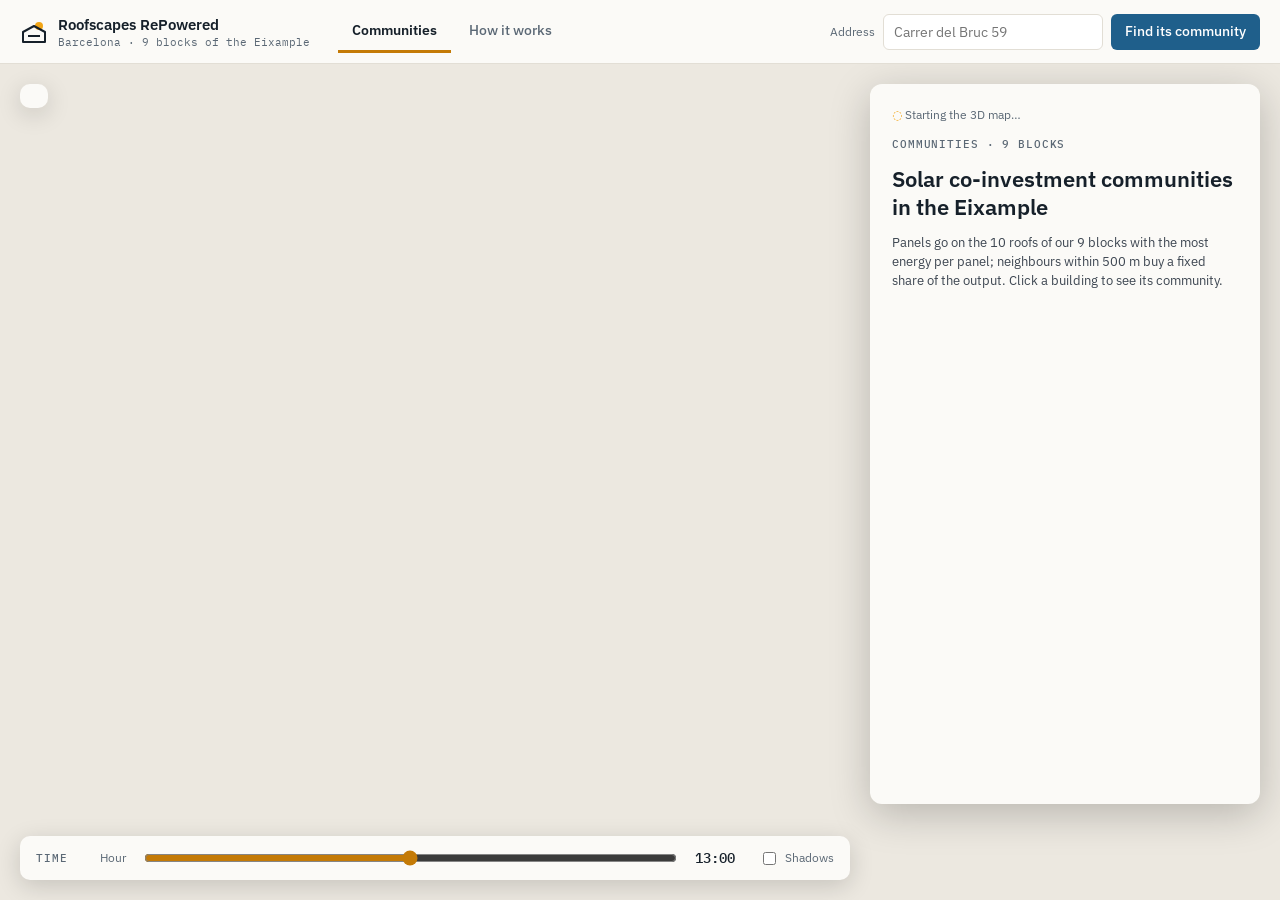
<file: website/index.html>
<!doctype html>
<html lang="en">
<head>
  <meta charset="utf-8">
  <meta name="viewport" content="width=device-width, initial-scale=1">
  <title>Roofscapes RePowered</title>
  <link rel="preconnect" href="https://fonts.googleapis.com">
  <link href="https://fonts.googleapis.com/css2?family=IBM+Plex+Mono:wght@400;500&family=IBM+Plex+Sans:wght@400;500;600&display=swap" rel="stylesheet">
  <link rel="stylesheet" href="https://js.arcgis.com/4.31/esri/themes/light/main.css">
  <link rel="stylesheet" href="style.css">
</head>
<body data-tab="communities">
  <header id="topbar" class="topbar">
    <div class="brand">
      <svg width="28" height="28" viewBox="0 0 28 28" aria-hidden="true"><circle cx="19" cy="8" r="4" fill="#f2a516"></circle><path d="M3 24 L3 14 L14 8 L25 14 L25 24 Z" fill="none" stroke="currentColor" stroke-width="2" stroke-linejoin="round"></path><path d="M8 18 H20" stroke="currentColor" stroke-width="2"></path></svg>
      <div>
        <p class="brand-name">Roofscapes RePowered</p>
        <p class="brand-sub">Barcelona · 9 blocks of the Eixample</p>
      </div>
    </div>
    <nav class="tabs" role="tablist" aria-label="Screens">
      <button type="button" role="tab" data-tab="communities" aria-selected="true">Communities</button>
      <button type="button" role="tab" data-tab="method" aria-selected="false">How it works</button>
    </nav>
    <form id="search" class="search" role="search">
      <label for="search-input">Address</label>
      <input id="search-input" type="text" placeholder="Carrer del Bruc 59" autocomplete="street-address">
      <button type="submit">Find its community</button>
    </form>
  </header>

  <div id="map" aria-label="3D map of Barcelona (Ajuntament de Barcelona model)"></div>
  <div id="veil" hidden></div>

  <aside id="legend" class="legend card" aria-label="Map colours"></aside>

  <aside id="panel" class="card">
    <p id="status" class="status" data-kind="loading">Starting the 3D map…</p>

    <!-- all communities -->
    <section id="overview" class="view" aria-labelledby="overview-title">
      <p class="eyebrow">Communities · 9 blocks</p>
      <h1 id="overview-title">Solar co-investment communities in the Eixample</h1>
      <p class="text">Panels go on the 10 roofs of our 9 blocks with the most energy per panel; neighbours within 500 m buy a fixed share of the output. Click a building to see its community.</p>
      <div id="c-picked" class="picked" hidden></div>
      <p id="c-source" class="source-tag"></p>
      <div id="c-table" class="c-table"></div>
      <p id="c-foot" class="note"></p>
    </section>

    <!-- one community -->
    <section id="group" class="view" aria-labelledby="group-title" hidden>
      <button id="gv-back" type="button" class="back">All communities</button>
      <p class="group-head"><i id="gv-dot" class="dot"></i><span id="gv-eyebrow" class="eyebrow"></span></p>
      <h1 id="group-title"></h1>
      <div id="gv-picked" class="picked" hidden></div>
      <p id="gv-source" class="source-tag"></p>
      <div class="hero">
        <span id="gv-energy" class="big">–</span>
        <span class="unit">MWh a year</span>
      </div>
      <p id="gv-note" class="note"></p>
      <dl class="tiles">
        <div><dt>Panels on the host roof</dt><dd id="gv-kwp">–</dd></div>
        <div><dt>kWh per kWp</dt><dd id="gv-yield">–</dd></div>
        <div><dt>Buildings</dt><dd id="gv-buildings">–</dd></div>
        <div><dt>Flats + offices/schools joining</dt><dd id="gv-members">–</dd></div>
        <div><dt>Payback</dt><dd id="gv-payback">–</dd></div>
        <div hidden><dt>Number of panels</dt><dd id="gv-panels">–</dd></div>
        <div hidden><dt>Investment</dt><dd id="gv-cost">–</dd></div>
        <div hidden><dt>Saving</dt><dd id="gv-saving">–</dd></div>
        <div hidden><dt>Used on the spot</dt><dd id="gv-spot">–</dd></div>
      </dl>
      <ul id="gv-flags" class="flags"></ul>
      <div>
        <p class="subhead">Who co-invests <span class="subnote">· click one to see it on the map</span></p>
        <ul id="gv-list" class="member-list"></ul>
      </div>
      <p id="gv-explain" class="note"></p>
    </section>
  </aside>

  <!-- HOW IT WORKS -->
  <section id="story" aria-labelledby="story-title" hidden>
    <div class="problem">
      <p class="eyebrow light">The problem</p>
      <h1 id="story-title">Barcelona generates 6,199 GWh a year, about 93% of what it uses. Only 1.2% of it is renewable.</h1>
      <p>Our tool finds the roofs that make the most energy per panel, puts the panels there, and lets the neighbours within 500 m co-invest and buy a fixed share of the output. Source: Barcelona Energy Observatory.</p>
    </div>
    <ol class="steps">
      <li class="step">
        <p class="step-n">Step 1</p>
        <h2>Find the building</h2>
        <div class="step-pic">
          <svg width="140" height="120" viewBox="0 0 140 120" aria-hidden="true"><path d="M30 20 H110 L120 30 V90 L110 100 H30 L20 90 V30 Z" fill="#e7b9ab" stroke="#9e5243" stroke-width="2"></path><path d="M48 40 H92 L100 48 V72 L92 80 H48 L40 72 V48 Z" fill="#efe9de" stroke="#9e5243" stroke-width="2"></path><path d="M70 20 V40 M70 80 V100 M20 60 H40 M100 60 H120" stroke="#9e5243" stroke-width="1.2" stroke-dasharray="3 3"></path><circle cx="110" cy="30" r="6" fill="#1f5f8b"></circle></svg>
        </div>
        <p>Every plot of the 9 blocks from Catastro: its outline, age, floors and homes, and whether the roof is flat.</p>
        <p class="step-src">Catastro · ICGC LiDAR</p>
      </li>
      <li class="step">
        <p class="step-n">Step 2</p>
        <h2>Read the roof</h2>
        <div class="step-trio">
          <img src="img/lluria56_photo.png" alt="Aerial photo of the roof of Roger de Llúria 56">
          <img src="img/lluria56_height.png" alt="LiDAR height map of the same roof: green is the main roof level, red the stair housings">
          <img src="img/lluria56_preview.png" alt="The roof read by step 2: green free roof, red obstacles, yellow where panels fit">
        </div>
        <p>Photo, LiDAR height, reading. Everything that sticks out of the roof (stairs, tanks, AC units) is a place where panels cannot go.</p>
        <p class="ai-tag">AI: U-Net with a ResNet-34 encoder (pretrained on ImageNet), fine-tuned on our labelled roofs · training next</p>
        <p class="step-src">ICGC LiDAR · ICGC orthophoto · Roger de Llúria 56</p>
      </li>
      <li class="step">
        <p class="step-n">Step 3</p>
        <h2>Place the panels</h2>
        <div class="step-pic"><img src="img/bruc59_panels.png" alt="Panel layout on the roof of Carrer del Bruc 59: rows of panels coloured from dark blue (most shade) to orange (least shade)"></div>
        <p>Rows of 1.76 × 1.13 m panels on the usable roof, tilted 10° towards the side closest to south, spaced so they don't shade each other in winter.</p>
        <p class="step-src">Our layout · Carrer del Bruc 59</p>
      </li>
      <li class="step">
        <p class="step-n">Step 4</p>
        <h2>Shade and energy</h2>
        <div class="step-pic step-bars" aria-hidden="true">
          <div class="mini-bars"><span style="--h:31%"></span><span style="--h:46%"></span><span style="--h:62%"></span><span style="--h:74%"></span><span style="--h:97%"></span><span style="--h:96%"></span><span style="--h:100%"></span><span style="--h:88%"></span><span style="--h:63%"></span><span style="--h:33%"></span><span style="--h:32%"></span><span style="--h:28%"></span></div>
          <span>Bruc 59 · 19,463 kWh a year</span>
        </div>
        <p>Every hour of a typical year, with shade from neighbours, trees and rooftop structures. Panels that lose more than 40% of their sun are left out.</p>
        <p class="step-src">PVGIS · ICGC LiDAR (150 m around)</p>
      </li>
      <li class="step">
        <p class="step-n">Step 5</p>
        <h2>Communities</h2>
        <div class="step-pic">
          <svg width="160" height="120" viewBox="0 0 160 120" aria-hidden="true"><g fill="none" stroke="#1f77b4" stroke-width="2" stroke-linecap="round"><path d="M80 60 L36 28"></path><path d="M80 60 L128 30"></path><path d="M80 60 L34 96"></path><path d="M80 60 L130 94"></path></g><g fill="#86b4d9"><rect x="24" y="18" width="24" height="20"></rect><rect x="116" y="20" width="24" height="20"></rect><rect x="22" y="86" width="24" height="20"></rect><rect x="118" y="84" width="24" height="20"></rect></g><rect x="64" y="46" width="32" height="28" fill="#1f77b4" stroke="#16202a" stroke-width="3"></rect><circle cx="80" cy="60" r="8" fill="#ffffff" stroke="#16202a" stroke-width="1.5"></circle><text x="80" y="64" font-family="IBM Plex Mono, monospace" font-size="10" text-anchor="middle" fill="#16202a">1</text></svg>
        </div>
        <p>Panels go on the 10 roofs with the most energy per panel. Neighbours within 500 m co-invest and buy a fixed share of the output: flats (40% assumed to join), offices and schools.</p>
        <p class="step-src">Catastro · Open Data BCN · RD 244/2019</p>
      </li>
    </ol>
  </section>

  <div id="timebar" class="timebar card">
    <span class="eyebrow">Time</span>
    <div id="t-months" class="months-pick" role="group" aria-label="Month"></div>
    <label for="t-hour">Hour</label>
    <input id="t-hour" type="range" min="5" max="21" step="1" value="13">
    <span id="t-hour-out" class="hour-out">13:00</span>
    <label class="check"><input id="t-shadows" type="checkbox"> Shadows</label>
  </div>

  <script src="config.js"></script>
  <script src="solar.js"></script>
  <script src="https://js.arcgis.com/4.31/"></script>
  <script src="app.js"></script>
</body>
</html>
</file>
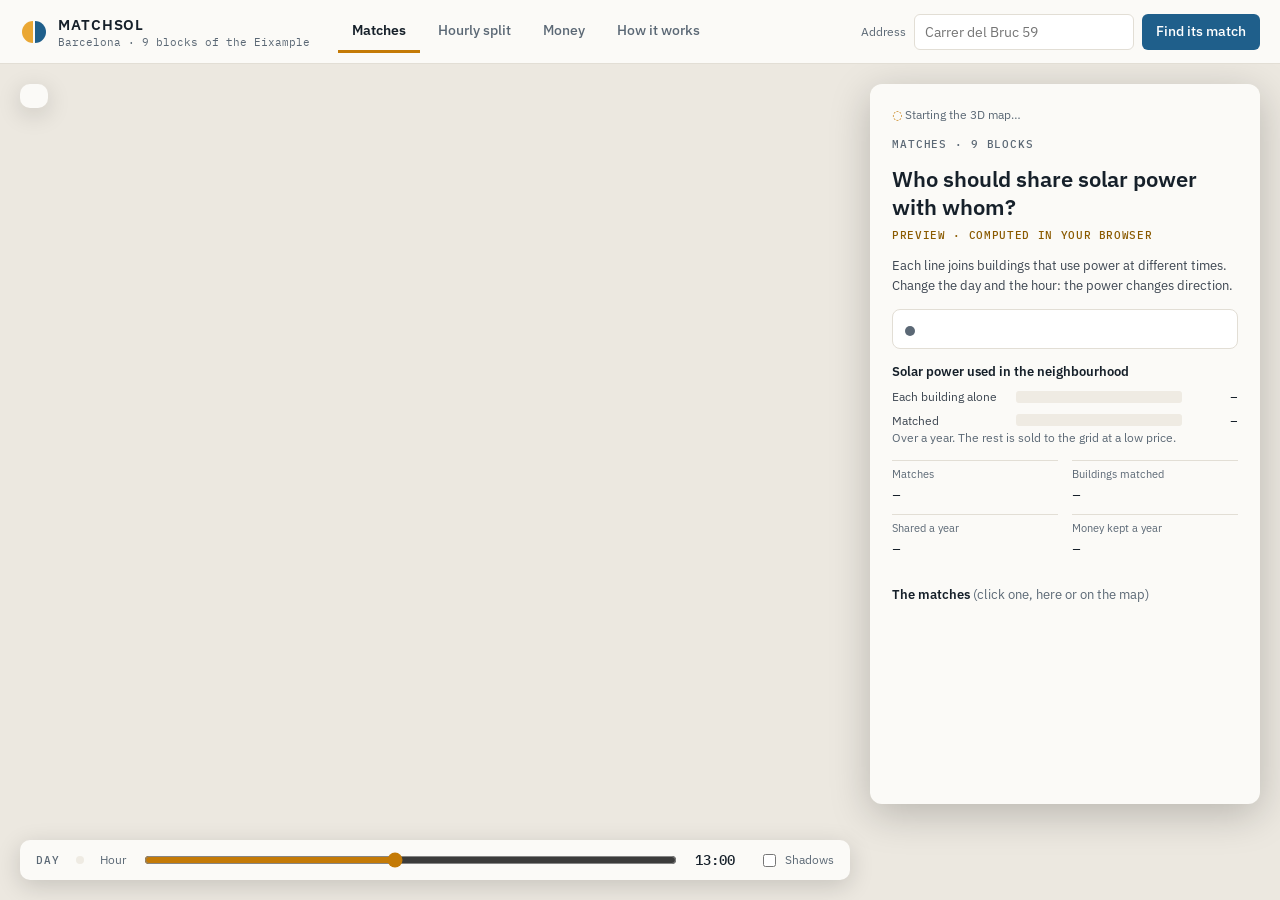
<file: website_matchsol/index.html>
<!doctype html>
<html lang="en">
<head>
  <meta charset="utf-8">
  <meta name="viewport" content="width=device-width, initial-scale=1">
  <title>MATCHSOL (hourly version)</title>
  <link rel="preconnect" href="https://fonts.googleapis.com">
  <link href="https://fonts.googleapis.com/css2?family=IBM+Plex+Mono:wght@400;500&family=IBM+Plex+Sans:wght@400;500;600&display=swap" rel="stylesheet">
  <link rel="stylesheet" href="https://js.arcgis.com/4.31/esri/themes/light/main.css">
  <link rel="stylesheet" href="style.css">
</head>
<body data-tab="matches">
  <header id="topbar" class="topbar">
    <div class="brand">
      <svg width="28" height="28" viewBox="0 0 28 28" aria-hidden="true"><path d="M13 3 A11 11 0 0 0 13 25 Z" fill="#eaa733"></path><path d="M15 3 A11 11 0 0 1 15 25 Z" fill="#1f5f8b"></path></svg>
      <div>
        <p class="brand-name">MATCHSOL</p>
        <p class="brand-sub">Barcelona · 9 blocks of the Eixample</p>
      </div>
    </div>
    <nav class="tabs" role="tablist" aria-label="Screens">
      <button type="button" role="tab" data-tab="matches" aria-selected="true">Matches</button>
      <button type="button" role="tab" data-tab="split" aria-selected="false">Hourly split</button>
      <button type="button" role="tab" data-tab="money" aria-selected="false">Money</button>
      <button type="button" role="tab" data-tab="method" aria-selected="false">How it works</button>
    </nav>
    <form id="search" class="search" role="search">
      <label for="search-input">Address</label>
      <input id="search-input" type="text" placeholder="Carrer del Bruc 59" autocomplete="street-address">
      <button type="submit">Find its match</button>
    </form>
  </header>

  <div id="map" aria-label="3D map of Barcelona (Ajuntament de Barcelona model)"></div>
  <div id="veil" hidden></div>

  <aside id="legend" class="legend card" aria-label="Map colours"></aside>

  <!-- MATCHES: the panel on the right -->
  <aside id="panel" class="card">
    <p id="status" class="status" data-kind="loading">Starting the 3D map…</p>

    <section id="overview" class="view" aria-labelledby="overview-title">
      <p class="eyebrow">Matches · 9 blocks</p>
      <h1 id="overview-title">Who should share solar power with whom?</h1>
      <p class="source-tag" data-kind="preview">Preview · computed in your browser</p>
      <p class="text">Each line joins buildings that use power at different times. Change the day and the hour: the power changes direction.</p>
      <div class="now"><i id="o-now-dot"></i><p><b id="o-now-title"></b> <span id="o-now-text"></span></p></div>
      <div>
        <p class="subhead">Solar power used in the neighbourhood</p>
        <div class="bars">
          <span>Each building alone</span><span class="bar"><i id="o-alone-bar" class="grey"></i></span><b id="o-alone">–</b>
          <span>Matched</span><span class="bar"><i id="o-matched-bar"></i></span><b id="o-matched">–</b>
        </div>
        <p class="note">Over a year. The rest is sold to the grid at a low price.</p>
      </div>
      <dl class="tiles">
        <div><dt>Matches</dt><dd id="o-count">–</dd></div>
        <div><dt>Buildings matched</dt><dd id="o-buildings">–</dd></div>
        <div><dt>Shared a year</dt><dd id="o-shared">–</dd></div>
        <div><dt>Money kept a year</dt><dd id="o-money">–</dd></div>
      </dl>
      <p id="o-note" class="note"></p>
      <div>
        <p class="subhead">The matches <span class="subnote">(click one, here or on the map)</span></p>
        <div id="o-list" class="match-list"></div>
      </div>
    </section>

    <section id="match" class="view" aria-labelledby="match-title" hidden>
      <button id="m-back" type="button" class="back">All matches</button>
      <p class="match-head"><i id="m-dot" class="dot"></i><span id="m-eyebrow" class="eyebrow"></span></p>
      <h1 id="match-title"></h1>
      <p id="m-sub" class="text"></p>
      <div class="now"><i id="m-now-dot"></i><p id="m-now-text"></p></div>
      <div>
        <p id="m-chart-title" class="subhead"></p>
        <svg id="m-chart" viewBox="0 0 336 156" role="img"></svg>
        <div class="chart-key">
          <span><i class="sun"></i>Sun on the match's roofs</span>
          <span><i class="line home"></i>Homes use</span>
          <span><i class="line day"></i>School and office use</span>
        </div>
      </div>
      <div>
        <p class="subhead">Solar power used in the match, over a year</p>
        <div class="bars">
          <span>Each building alone</span><span class="bar"><i id="m-alone-bar" class="grey"></i></span><b id="m-alone">–</b>
          <span>Matched</span><span class="bar"><i id="m-matched-bar"></i></span><b id="m-matched">–</b>
        </div>
      </div>
      <div>
        <p class="subhead">Who is in the match</p>
        <ul id="m-members" class="member-list"></ul>
      </div>
      <dl class="tiles">
        <div><dt>Shared a year</dt><dd id="m-shared">–</dd></div>
        <div><dt>Still sold to the grid</dt><dd id="m-grid">–</dd></div>
        <div><dt>Money kept a year</dt><dd id="m-money">–</dd></div>
        <div><dt>CO₂ avoided by its panels</dt><dd id="m-co2">–</dd></div>
      </dl>
      <div class="buttons">
        <button id="m-to-split" type="button" class="primary">Hourly split table</button>
        <button id="m-to-money" type="button" class="secondary">Who pays whom</button>
      </div>
    </section>
  </aside>

  <!-- HOURLY SPLIT -->
  <section id="split" class="page" aria-labelledby="split-title" hidden>
    <div class="page-head">
      <p class="match-head"><i id="s-dot" class="dot"></i><span class="eyebrow">Hourly split</span></p>
      <h1 id="split-title">Who gets each roof's power, hour by hour</h1>
      <p class="text">Spanish law lets the power of one roof be split between buildings up to 5 km apart, with a different share for every hour of the year. This is the table a match gives the electricity company. The shares can change every four months.</p>
    </div>
    <div class="page-cols">
      <div class="card page-main">
        <div class="controls">
          <label class="control"><span>Match</span><select id="s-match"></select></label>
          <div class="control"><span id="s-roof-label">Roof</span><div id="s-roofs" class="pills" role="group" aria-labelledby="s-roof-label"></div></div>
          <div class="control"><span id="s-day-label">Day</span><div id="s-days" class="pills" role="group" aria-labelledby="s-day-label"></div></div>
        </div>
        <div class="table-box"><div id="s-table" class="split-table"></div></div>
        <p id="s-caption" class="note"></p>
      </div>
      <aside class="page-side">
        <div class="card side-card">
          <p class="subhead">This match in a year</p>
          <div class="bars">
            <span>Each building alone</span><span class="bar"><i id="s-alone-bar" class="grey"></i></span><b id="s-alone">–</b>
            <span>Matched</span><span class="bar"><i id="s-matched-bar"></i></span><b id="s-matched">–</b>
          </div>
          <dl class="tiles">
            <div><dt>Shared between buildings</dt><dd id="s-shared">–</dd></div>
            <div><dt>Still sold to the grid</dt><dd id="s-grid">–</dd></div>
          </dl>
        </div>
        <div class="card side-card">
          <p class="subhead">For the electricity company</p>
          <p class="text">One share for every hour of the year, for each building in the match: 8,760 lines for this roof. In the file, the part that would go to the grid stays with the roof's own building, because every hour's shares must add up to 1.</p>
          <button id="s-download" type="button" class="primary">Download the split file (.csv)</button>
          <p class="note">Real Decreto 244/2019 · Orden TED/1247/2021 · Real Decreto-ley 7/2026</p>
        </div>
      </aside>
    </div>
  </section>

  <!-- MONEY -->
  <section id="money" class="page" aria-labelledby="money-title" hidden>
    <div class="page-head">
      <p class="match-head"><i id="y-dot" class="dot"></i><span class="eyebrow">Money</span></p>
      <h1 id="money-title">Who pays whom</h1>
      <p class="text">The power goes into the street's grid like always. The meters and the split table decide whose it is. Then the buildings settle the money between themselves.</p>
    </div>
    <div class="page-cols">
      <div class="page-main-stack">
        <div class="card page-main">
          <div class="price-head">
            <label for="price">Price of a shared kWh</label>
            <span id="price-out" class="big"></span>
          </div>
          <input id="price" type="range" step="0.01">
          <div class="price-ends"><span id="price-min"></span><span id="price-max"></span></div>
          <div class="split-bar" aria-hidden="true"><i id="sell-bar" class="home"></i><i id="buy-bar" class="day"></i></div>
          <div class="gains">
            <div class="gain home"><span>Buildings that give power earn, a year</span><b id="g-sell">–</b><small id="g-sell-note"></small></div>
            <div class="gain day"><span>Buildings that get power save, a year</span><b id="g-buy">–</b><small id="g-buy-note"></small></div>
          </div>
          <p id="g-note" class="note"></p>
        </div>
        <div class="card page-main">
          <div class="controls"><label class="control"><span>Match</span><select id="y-match"></select></label></div>
          <div class="table-box">
            <table class="money-table">
              <thead><tr><th scope="col">Building</th><th scope="col">Gives</th><th scope="col">Gets</th><th scope="col">Is paid</th><th scope="col">Pays</th><th scope="col">Better off</th></tr></thead>
              <tbody id="y-rows"></tbody>
            </table>
          </div>
          <p class="note">kWh and € a year. "Better off" compares with no match: selling the extra power to the grid and buying the missing power from it.</p>
        </div>
        <div class="two">
          <div class="card side-card"><p class="subhead">Way 1 · Pay per kWh</p><p class="text">Every month the buildings that got power pay the ones that gave it, at the agreed price. The kWh come from the electricity company's hourly data, so nobody has to count.</p></div>
          <div class="card side-card"><p class="subhead">Way 2 · Invest together</p><p class="text">A building pays part of the panels at the start. After that, its share of the power is free. This is the co-investment model of our step 5c.</p></div>
        </div>
      </div>
      <aside class="page-side">
        <div class="card side-card">
          <p class="subhead">How the bill works</p>
          <ol class="bill-steps">
            <li><b>Meters.</b> Every building has a smart meter that counts each hour. The roof has its own meter for what it makes.</li>
            <li><b>Split table.</b> The match gives the electricity company the share of every roof for every hour.</li>
            <li><b>Every hour.</b> The company gives each building its share of the roof's kWh and takes it off that building's bill.</li>
            <li><b>Between the buildings.</b> They settle the money themselves, by kWh or by investing. This part is a private agreement.</li>
          </ol>
        </div>
        <div class="card side-card">
          <p class="subhead">All matches in a year</p>
          <dl class="tiles">
            <div><dt>Shared</dt><dd id="y-shared">–</dd></div>
            <div><dt>Kept in the neighbourhood</dt><dd id="y-kept">–</dd></div>
          </dl>
        </div>
      </aside>
    </div>
  </section>

  <!-- HOW IT WORKS -->
  <section id="story" class="page" aria-labelledby="story-title" hidden>
    <div class="story-top">
      <div class="problem">
        <p class="eyebrow light">MATCHSOL</p>
        <h1 id="story-title">Homes are empty at noon. Schools are empty on weekends.</h1>
        <p class="lead">MATCHSOL matches them, so every solar kilowatt-hour is used in the neighbourhood.</p>
        <p>Today a home roof's extra power at noon is sold to the grid for little money. At the same hour, a school or an office nearby buys power at the full price.</p>
      </div>
      <div class="card principle">
        <p class="subhead">Weekdays: homes give, schools and offices get</p>
        <svg id="p-weekday" viewBox="0 0 300 110" aria-hidden="true"></svg>
        <p class="text">The sun (yellow) peaks when the school and the office (blue) are open, while the homes (orange) wait for the evening.</p>
      </div>
      <div class="card principle">
        <p class="subhead">Weekends and summer: schools give, homes get</p>
        <svg id="p-weekend" viewBox="0 0 300 110" aria-hidden="true"></svg>
        <p class="text">The school is closed, so its roof powers the homes, most of all the homes whose roofs are too shaded for panels.</p>
      </div>
    </div>
    <div class="facts">
      <div class="card fact"><b>5 km</b><p><strong>The law.</strong> Buildings up to 5 km apart can share one roof's solar power (since 2026), with a different share for every hour (since 2021). Our 9 blocks are less than 1 km across, so any building can match any other.</p></div>
      <div class="card fact"><b id="p-metric">–</b><p><strong>How we measure success.</strong> The share of the solar power used in the neighbourhood: each building alone, and in its match.</p></div>
    </div>
    <ol class="steps">
      <li class="step">
        <p class="step-n">Step 1</p>
        <h2>Read the roofs</h2>
        <div class="step-trio">
          <img src="../website/img/lluria56_photo.png" alt="Aerial photo of the roof of Roger de Llúria 56">
          <img src="../website/img/lluria56_height.png" alt="LiDAR height map of the same roof: green is the main roof level, red the stair housings">
          <img src="../website/img/lluria56_preview.png" alt="The roof read by our pipeline: green free roof, red obstacles, yellow where panels fit">
        </div>
        <p>LiDAR and the aerial photo show where panels fit. Our pipeline places them and counts the kWh, hour by hour, with shade.</p>
        <p class="ai-tag">Done: steps 2–4 of our pipeline</p>
        <p class="step-src">ICGC LiDAR · ICGC photo · PVGIS</p>
      </li>
      <li class="step">
        <p class="step-n">Step 2</p>
        <h2>Know each building</h2>
        <div class="step-pic"><svg width="200" height="110" viewBox="0 0 200 110" aria-hidden="true"><g stroke="#16202a" stroke-width="1.5"><rect x="10" y="34" width="50" height="70" fill="#eaa733"></rect><rect x="75" y="54" width="50" height="50" fill="#1f5f8b"></rect><rect x="140" y="24" width="50" height="80" fill="#8fb8de"></rect></g><g font-family="IBM Plex Mono, monospace" font-size="11" text-anchor="middle" fill="#16202a"><text x="35" y="27">home</text><text x="100" y="47">school</text><text x="165" y="17">office</text></g></svg></div>
        <p>From the land registry: homes, schools, offices or shops, how many flats and how much floor area.</p>
        <p class="step-src">Catastro (in this preview: the city's 3D model)</p>
      </li>
      <li class="step">
        <p class="step-n">Step 3</p>
        <h2>Predict its use, hour by hour</h2>
        <div class="step-pic"><svg id="p-bands" width="200" height="106" viewBox="0 0 200 106" aria-hidden="true"></svg></div>
        <p>The city's meter data by postal code, type of user and time of day gives the daily shape of homes and of services. Each building gets its own hourly use.</p>
        <p class="step-src">Open Data BCN (Datadis meters) · our step 5</p>
      </li>
      <li class="step">
        <p class="step-n">Step 4</p>
        <h2>Match the buildings</h2>
        <div class="step-pic"><svg width="200" height="110" viewBox="0 0 200 110" aria-hidden="true"><g fill="none" stroke-width="2.4" stroke-linecap="round"><path d="M40 28 Q70 30 84 44" stroke="#b06f00"></path><path d="M40 84 Q66 80 82 68" stroke="#b06f00"></path><path d="M118 52 Q140 34 158 30" stroke="#1f5f8b"></path><path d="M118 62 Q142 80 158 84" stroke="#1f5f8b"></path></g><g stroke="#16202a" stroke-width="1.5"><rect x="16" y="16" width="24" height="24" rx="3" fill="#eaa733"></rect><rect x="16" y="72" width="24" height="24" rx="3" fill="#eaa733"></rect><rect x="86" y="42" width="32" height="28" rx="4" fill="#1f5f8b"></rect><rect x="162" y="18" width="24" height="24" rx="3" fill="#f5d38f"></rect><rect x="162" y="72" width="24" height="24" rx="3" fill="#f5d38f"></rect></g></svg></div>
        <p>Buildings whose use falls at different times are joined. For each match: the lines on the map, the hourly split table, and the money kept.</p>
        <p class="step-src">Real Decreto 244/2019 · Orden TED/1247/2021 · RDL 7/2026</p>
      </li>
    </ol>
  </section>

  <div id="timebar" class="timebar card">
    <span id="t-day-label" class="eyebrow">Day</span>
    <div id="t-days" class="pills" role="group" aria-labelledby="t-day-label"></div>
    <label for="t-hour">Hour</label>
    <input id="t-hour" type="range" min="5" max="22" step="1" value="13">
    <span id="t-hour-out" class="hour-out">13:00</span>
    <label class="check"><input id="t-shadows" type="checkbox"> Shadows</label>
  </div>

  <script src="config.js"></script>
  <script src="solar.js"></script>
  <script src="match.js"></script>
  <script src="https://js.arcgis.com/4.31/"></script>
  <script src="app.js"></script>
</body>
</html>
</file>
<file: website/style.css>
/* Roofscapes RePowered: top bar with the tabs; the 3D map fills the rest of the screen;
   legend top-left, panel on the right, time bar at the bottom. "How it works" covers the map. */
:root {
  --ink: #16202a;
  --muted: #5b6875;
  --soft: #3d4651;
  --paper: #fbfaf7;
  --line: #e2ded5;
  --ground: #ece8e0;
  --sun: #f2a516;
  --accent: #c47a06;
  --green: #2f7d3a;
  --sky: #1f5f8b;
  --bad: #b3261e;
  --top: 64px;               /* height of the top bar; app.js updates it when the bar wraps */
  --font: "IBM Plex Sans", system-ui, -apple-system, "Segoe UI", sans-serif;
  --mono: "IBM Plex Mono", ui-monospace, Menlo, Consolas, monospace;
}

* { box-sizing: border-box; }
html, body { height: 100%; margin: 0; }
body { font: 14px/1.45 var(--font); color: var(--ink); background: var(--ground); overflow: hidden; }
button, select, input { font: inherit; color: inherit; }
button:focus-visible, select:focus-visible, input:focus-visible, a:focus-visible { outline: 2px solid var(--sky); outline-offset: 2px; }
[hidden] { display: none !important; }
p { margin: 0; }

/* ---------- top bar ---------- */
.topbar {
  position: fixed; top: 0; left: 0; right: 0; z-index: 10;
  display: flex; flex-wrap: wrap; align-items: center; gap: 8px 28px;
  min-height: 64px; padding: 8px 20px; background: var(--paper); border-bottom: 1px solid var(--line);
}
.brand { display: flex; align-items: center; gap: 10px; }
.brand-name { font-weight: 600; font-size: 15px; }
.brand-sub { font: 11px var(--mono); color: var(--muted); }
.tabs { display: flex; flex-wrap: wrap; gap: 4px; }
.tabs button {
  padding: 10px 14px; border: 0; border-bottom: 3px solid transparent; background: none;
  font-weight: 500; color: var(--muted); cursor: pointer;
}
.tabs button[aria-selected="true"] { color: var(--ink); font-weight: 600; border-bottom-color: var(--accent); }
.tabs button:hover { color: var(--ink); }
.search { display: flex; align-items: center; gap: 8px; margin-left: auto; }
.search label { font-size: 12px; color: var(--muted); }
.search input { width: 220px; height: 36px; padding: 0 10px; border: 1px solid var(--line); border-radius: 6px; background: #fff; }
.search button { height: 36px; padding: 0 14px; border: 0; border-radius: 6px; background: var(--sky); color: #fff; font-weight: 500; cursor: pointer; }

/* ---------- map and cards ---------- */
#map { position: fixed; top: var(--top); left: 0; right: 0; bottom: 0; }
#veil { position: fixed; top: var(--top); left: 0; right: 0; bottom: 0; z-index: 4; background: rgba(236, 232, 224, 0.72); }
.card { background: var(--paper); border-radius: 10px; box-shadow: 0 6px 24px rgba(0, 0, 0, 0.16); }

.legend {
  position: fixed; top: calc(var(--top) + 20px); left: 20px; z-index: 5; max-width: 260px;
  padding: 12px 14px; display: flex; flex-direction: column; gap: 7px; font-size: 12px;
}
.legend .title { font-weight: 600; }
.legend .row { display: flex; align-items: center; gap: 8px; }
.legend i { flex: none; width: 14px; height: 12px; border-radius: 2px; background: var(--c); border: 1px solid rgba(0, 0, 0, 0.15); }
.legend i.host { border: 2px solid var(--ink); }
.legend i.line { position: relative; width: 28px; height: 0; border: 0; border-top: 3px solid var(--c); border-radius: 0; }
.legend i.line::after { content: ""; position: absolute; right: -2px; top: -6.5px; border: 5px solid transparent; border-left: 7px solid var(--c); }
.legend .scale { display: flex; gap: 3px; }
.legend .scale i { width: 38px; }
.legend .ends { display: flex; justify-content: space-between; font: 11px var(--mono); color: var(--muted); }
.legend .hint { color: var(--muted); font-size: 11px; }

#panel {
  position: fixed; top: calc(var(--top) + 20px); right: 20px; bottom: 96px; z-index: 5;
  width: 390px; overflow-y: auto; padding: 22px; border-radius: 12px; box-shadow: 0 10px 40px rgba(0, 0, 0, 0.22);
  display: flex; flex-direction: column; gap: 14px;
}
.view { display: flex; flex-direction: column; gap: 14px; }
.status { color: var(--muted); font-size: 12px; }
.status[data-kind="error"] { color: var(--bad); }
.status[data-kind="loading"]::before { content: "◌ "; color: var(--sun); }
.eyebrow { font: 500 11px var(--mono); letter-spacing: 0.08em; text-transform: uppercase; color: var(--muted); }
.eyebrow.light { color: #f2c14e; }
h1 { margin: 0; font-size: 22px; line-height: 1.25; font-weight: 600; }
.subhead { font-size: 13px; font-weight: 600; margin-bottom: 6px; }
.subnote { font-weight: 400; color: var(--muted); }
.note { font-size: 12px; color: var(--muted); }
.text { font-size: 13px; color: var(--soft); }
.note code, .text code { font: 11px var(--mono); background: #efebe3; padding: 1px 4px; border-radius: 3px; }
.source-tag { font: 500 11px var(--mono); letter-spacing: 0.06em; text-transform: uppercase; margin-bottom: -6px; }
.source-tag[data-kind="pipeline"] { color: var(--green); }
.source-tag[data-kind="map"] { color: var(--sky); }

/* the building that was clicked */
.picked { display: flex; flex-direction: column; gap: 4px; padding: 10px 12px; border-radius: 8px; background: #fff; border: 1px solid var(--line); border-left: 4px solid var(--ink); }
.picked-role { display: flex; align-items: center; gap: 8px; font: 500 11px var(--mono); letter-spacing: 0.04em; text-transform: uppercase; color: var(--soft); }
.picked-title { font-size: 16px; font-weight: 600; }
.sw { flex: none; width: 14px; height: 12px; border-radius: 2px; background: var(--c); border: 1px solid rgba(0, 0, 0, 0.15); }
.sw.host { border: 2px solid var(--ink); }

.hero { display: flex; align-items: baseline; gap: 8px; flex-wrap: wrap; }
.big { font: 600 44px/1 var(--font); color: var(--accent); font-variant-numeric: tabular-nums; }
.unit { color: var(--muted); font-size: 13px; }

.tiles { margin: 0; display: grid; grid-template-columns: repeat(2, minmax(0, 1fr)); gap: 10px 14px; }
.tiles div { border-top: 1px solid var(--line); padding-top: 6px; }
.tiles dt { font-size: 11px; color: var(--muted); }
.tiles dd { margin: 2px 0 0; font: 500 15px var(--mono); font-variant-numeric: tabular-nums; }

/* the list of communities, like the table on step 5c's map */
.c-table { display: flex; flex-direction: column; }
.c-row { display: grid; grid-template-columns: 26px minmax(0, 1fr) 46px 54px 62px; gap: 6px 8px; align-items: start; width: 100%;
  padding: 9px 4px; border: 0; border-bottom: 1px solid #efebe3; background: none; text-align: left; font-size: 13px; }
.c-row > span:not(.name) { text-align: right; font: 13px var(--mono); font-variant-numeric: tabular-nums; padding-top: 3px; }
button.c-row { cursor: pointer; }
button.c-row:hover { background: #fff; }
.c-row .name { display: flex; flex-direction: column; gap: 2px; font-weight: 500; padding-top: 3px; }
.c-row .name small { font-size: 11px; font-weight: 400; color: var(--muted); }
.c-row.head { font-size: 11px; font-weight: 600; color: var(--muted); border-bottom: 1px solid var(--line); padding-bottom: 6px; }
.c-row.head .name { grid-column: 1 / 3; font-weight: 600; }
.c-row.head > span:not(.name) { font: 600 11px var(--font); }
.c-row.total { border-bottom: 0; border-top: 1px solid var(--line); font-weight: 600; }
.c-row.total .name { grid-column: 1 / 3; font-weight: 600; }
.c-row.total > span:not(.name) { font-weight: 600; }
.ring { width: 24px; height: 24px; border-radius: 12px; border: 2.5px solid var(--c); background: #fff; color: var(--ink);
  display: inline-flex; align-items: center; justify-content: center; font: 600 11px var(--mono); font-style: normal; box-sizing: border-box; }
.dot { flex: none; display: inline-flex; align-items: center; justify-content: center; width: 24px; height: 24px; border-radius: 12px;
  background: var(--c); color: #fff; font: 500 12px var(--mono); font-style: normal; }

/* one group */
.back { align-self: flex-start; height: 34px; padding: 0 12px 0 10px; border: 1px solid var(--line); border-radius: 6px; background: #fff; font-weight: 500; cursor: pointer; }
.back::before { content: "← "; }
.back:hover { border-color: var(--sky); }
.group-head { display: flex; align-items: center; gap: 8px; margin-bottom: -8px; }
.group-head .dot { width: 16px; height: 16px; }
.flags { margin: 0; padding: 0 0 0 18px; font-size: 12px; color: #6b4a00; }
.flags:empty { display: none; }
.member-list { list-style: none; margin: 0; padding: 0; display: flex; flex-direction: column; gap: 4px; }
.member-list li { display: grid; grid-template-columns: auto 1fr auto; gap: 8px; align-items: center; padding: 7px 8px; border-radius: 6px; background: #fff; border: 1px solid var(--line); font-size: 12px; }
.member-list .role { font: 500 10px var(--mono); text-transform: uppercase; letter-spacing: 0.05em; padding: 2px 6px; border-radius: 4px; background: #efebe3; color: var(--soft); }
.member-list .role.host { background: var(--ink); color: #fff; }
.member-list .who { min-width: 0; display: flex; flex-direction: column; }
.member-list .who small { color: var(--muted); }
.member-list .share { font: 500 12px var(--mono); }
.member-list li[tabindex] { cursor: pointer; }
.member-list li[tabindex]:hover { border-color: var(--sky); }
.member-list li.picked { border-color: var(--ink); box-shadow: inset 3px 0 0 var(--ink); }

/* ---------- how it works ---------- */
#story { position: fixed; top: calc(var(--top) + 24px); left: 24px; right: 24px; bottom: 96px; z-index: 6; overflow-y: auto; display: flex; flex-direction: column; gap: 18px; }
.problem { align-self: flex-start; max-width: 720px; background: var(--ink); color: #fff; border-radius: 12px; padding: 22px 26px; display: flex; flex-direction: column; gap: 8px; box-shadow: 0 10px 40px rgba(0, 0, 0, 0.22); }
.problem h1 { font-size: 26px; }
.problem p:last-child { color: #d7dde3; }
.steps { list-style: none; margin: 0; padding: 0; display: grid; grid-template-columns: repeat(5, minmax(0, 1fr)); gap: 14px; }
.step { background: var(--paper); border-radius: 12px; padding: 16px; display: flex; flex-direction: column; gap: 10px; box-shadow: 0 6px 24px rgba(0, 0, 0, 0.14); font-size: 13px; color: var(--soft); }
.step h2 { margin: 0; font-size: 17px; color: var(--ink); }
.step-n { font: 12px var(--mono); color: var(--muted); }
.step-pic { height: 150px; border-radius: 8px; background: #efe9de; display: flex; align-items: center; justify-content: center; overflow: hidden; }
.step-pic img { width: 100%; height: 100%; object-fit: contain; }
.step-trio { display: grid; grid-template-columns: repeat(3, minmax(0, 1fr)); gap: 4px; }
.step-trio img { width: 100%; height: 150px; object-fit: cover; border-radius: 6px; }
.step-bars { flex-direction: column; align-items: stretch; padding: 14px 12px 8px; gap: 6px; font: 11px var(--mono); }
.mini-bars { flex: 1; display: grid; grid-template-columns: repeat(12, minmax(0, 1fr)); gap: 3px; align-items: end; }
.mini-bars span { height: var(--h); background: #e8b04a; border-radius: 2px 2px 0 0; }
.ai-tag { align-self: flex-start; padding: 4px 8px; border-radius: 6px; background: #e4eef6; color: #16405f; font-size: 11px; }
.step-src { margin-top: auto; font: 11px var(--mono); color: var(--muted); }

/* ---------- time bar ---------- */
.timebar {
  position: fixed; left: 20px; right: 430px; bottom: 20px; z-index: 5;
  display: flex; flex-wrap: wrap; align-items: center; gap: 8px 16px; padding: 12px 16px;
}
body[data-tab="method"] .timebar { right: 20px; }
.months-pick { display: flex; gap: 2px; }
.months-pick button { min-width: 30px; height: 32px; border: 0; border-radius: 5px; background: transparent; font: 500 12px var(--mono); color: var(--soft); cursor: pointer; }
.months-pick button[aria-pressed="true"] { background: var(--ink); color: #fff; }
.timebar label { font-size: 12px; color: var(--muted); }
#t-hour { flex: 1 1 140px; accent-color: var(--accent); }
.hour-out { font: 500 14px var(--mono); min-width: 48px; }
.check { display: flex; align-items: center; gap: 6px; }

@media (max-width: 1100px) {
  .steps { grid-template-columns: repeat(2, minmax(0, 1fr)); }
}
@media (max-width: 760px) {
  .search input { width: 150px; }
  #panel { top: auto; left: 0; right: 0; bottom: 0; width: auto; max-height: 48vh; border-radius: 12px 12px 0 0; padding: 16px; }
  .legend { display: none; }
  .timebar { left: 8px; right: 8px; bottom: auto; top: calc(var(--top) + 8px); padding: 8px 10px; }
  .months-pick button { min-width: 22px; }
  .steps { grid-template-columns: minmax(0, 1fr); }
  #story { bottom: 24px; }
  .big { font-size: 32px; }
}
</file>
<file: website_matchsol/style.css>
/* MATCHSOL: top bar with the tabs; the 3D map fills the rest of the screen; legend top-left, panel on
   the right, time bar at the bottom. Hourly split, Money and How it works are pages over the map. */
:root {
  --ink: #16202a;
  --muted: #5b6875;
  --soft: #3d4651;
  --paper: #fbfaf7;
  --line: #e2ded5;
  --ground: #ece8e0;
  --accent: #c47a06;
  --green: #2f7d3a;
  --home: #eaa733;
  --home-light: #f5d38f;
  --school: #1f5f8b;
  --office: #8fb8de;
  --from-homes: #b06f00;
  --bad: #b3261e;
  --top: 64px;               /* height of the top bar; app.js updates it when the bar wraps */
  --font: "IBM Plex Sans", system-ui, -apple-system, "Segoe UI", sans-serif;
  --mono: "IBM Plex Mono", ui-monospace, Menlo, Consolas, monospace;
}

* { box-sizing: border-box; }
html, body { height: 100%; margin: 0; }
body { font: 14px/1.45 var(--font); color: var(--ink); background: var(--ground); overflow: hidden; }
button, select, input { font: inherit; color: inherit; }
button:focus-visible, select:focus-visible, input:focus-visible, a:focus-visible { outline: 2px solid var(--school); outline-offset: 2px; }
[hidden] { display: none !important; }
p { margin: 0; }

/* ---------- top bar ---------- */
.topbar {
  position: fixed; top: 0; left: 0; right: 0; z-index: 10;
  display: flex; flex-wrap: wrap; align-items: center; gap: 8px 28px;
  min-height: 64px; padding: 8px 20px; background: var(--paper); border-bottom: 1px solid var(--line);
}
.brand { display: flex; align-items: center; gap: 10px; }
.brand-name { font-weight: 600; font-size: 15px; letter-spacing: 0.06em; }
.brand-sub { font: 11px var(--mono); color: var(--muted); }
.tabs { display: flex; flex-wrap: wrap; gap: 4px; }
.tabs button {
  padding: 10px 14px; border: 0; border-bottom: 3px solid transparent; background: none;
  font-weight: 500; color: var(--muted); cursor: pointer;
}
.tabs button[aria-selected="true"] { color: var(--ink); font-weight: 600; border-bottom-color: var(--accent); }
.tabs button:hover { color: var(--ink); }
.search { display: flex; align-items: center; gap: 8px; margin-left: auto; }
.search label { font-size: 12px; color: var(--muted); }
.search input { width: 220px; height: 36px; padding: 0 10px; border: 1px solid var(--line); border-radius: 6px; background: #fff; }
.search button { height: 36px; padding: 0 14px; border: 0; border-radius: 6px; background: var(--school); color: #fff; font-weight: 500; cursor: pointer; }

/* ---------- map and cards ---------- */
#map { position: fixed; top: var(--top); left: 0; right: 0; bottom: 0; }
#veil { position: fixed; top: var(--top); left: 0; right: 0; bottom: 0; z-index: 4; background: rgba(236, 232, 224, 0.82); }
.card { background: var(--paper); border-radius: 10px; box-shadow: 0 6px 24px rgba(0, 0, 0, 0.16); }

.legend {
  position: fixed; top: calc(var(--top) + 20px); left: 20px; z-index: 5; max-width: 260px;
  padding: 12px 14px; display: flex; flex-direction: column; gap: 7px; font-size: 12px;
}
.legend .title { font-weight: 600; }
.legend .row { display: flex; align-items: center; gap: 8px; }
.legend i { flex: none; width: 14px; height: 12px; border-radius: 2px; background: var(--c); border: 1px solid rgba(0, 0, 0, 0.15); }
.legend i.edge { border: 1.5px solid var(--b); }
.legend i.flow { width: 28px; height: 0; border: 0; border-top: 2.6px solid var(--c); border-radius: 0; }
.legend .hint { color: var(--muted); font-size: 11px; }

#panel {
  position: fixed; top: calc(var(--top) + 20px); right: 20px; bottom: 96px; z-index: 5;
  width: 390px; overflow-y: auto; padding: 22px; border-radius: 12px; box-shadow: 0 10px 40px rgba(0, 0, 0, 0.22);
  display: flex; flex-direction: column; gap: 14px;
}
.view { display: flex; flex-direction: column; gap: 14px; }
.status { color: var(--muted); font-size: 12px; }
.status[data-kind="error"] { color: var(--bad); }
.status[data-kind="loading"]::before { content: "◌ "; color: var(--accent); }
.eyebrow { font: 500 11px var(--mono); letter-spacing: 0.08em; text-transform: uppercase; color: var(--muted); }
.eyebrow.light { color: #f2c14e; }
h1 { margin: 0; font-size: 22px; line-height: 1.25; font-weight: 600; }
.subhead { font-size: 13px; font-weight: 600; margin-bottom: 6px; }
.subnote { font-weight: 400; color: var(--muted); }
.note { font-size: 12px; color: var(--muted); }
.text { font-size: 13px; line-height: 1.5; color: var(--soft); }
.note code, .text code { font: 11px var(--mono); background: #efebe3; padding: 1px 4px; border-radius: 3px; }
.source-tag { font: 500 11px var(--mono); letter-spacing: 0.06em; text-transform: uppercase; margin-top: -6px; }
.source-tag[data-kind="pipeline"] { color: var(--green); }
.source-tag[data-kind="preview"] { color: #8a5a00; }
.big { font: 600 28px/1 var(--font); color: var(--accent); font-variant-numeric: tabular-nums; }

.now { display: flex; gap: 10px; align-items: flex-start; padding: 12px; border-radius: 8px; background: #fff; border: 1px solid var(--line); }
.now i { flex: none; margin-top: 4px; width: 10px; height: 10px; border-radius: 5px; background: var(--c, var(--muted)); }
.now p { font-size: 13px; line-height: 1.45; }
.now b { font-weight: 600; }

.bars { display: grid; grid-template-columns: 116px 1fr 48px; gap: 6px 8px; align-items: center; font-size: 12px; }
.bars span { color: var(--soft); }
.bars .bar { height: 12px; border-radius: 3px; background: #efebe3; overflow: hidden; }
.bars .bar i { display: block; height: 100%; width: 0; background: var(--accent); transition: width 0.3s; }
.bars .bar i.grey { background: var(--muted); }
.bars b { font: 500 13px var(--mono); text-align: right; }

.tiles { margin: 0; display: grid; grid-template-columns: repeat(2, minmax(0, 1fr)); gap: 10px 14px; }
.tiles div { border-top: 1px solid var(--line); padding-top: 6px; }
.tiles dt { font-size: 11px; color: var(--muted); }
.tiles dd { margin: 2px 0 0; font: 500 15px var(--mono); font-variant-numeric: tabular-nums; }

.dot { flex: none; display: inline-flex; align-items: center; justify-content: center; width: 24px; height: 24px; border-radius: 12px;
  background: var(--c); color: var(--t, #fff); font: 500 12px var(--mono); font-style: normal; }
.match-list { display: flex; flex-direction: column; gap: 6px; }
.match-card {
  display: flex; align-items: center; gap: 10px; padding: 10px; width: 100%; text-align: left;
  border: 1px solid var(--line); border-radius: 8px; background: #fff; cursor: pointer;
}
.match-card:hover { border-color: var(--school); }
.match-card .name { flex: 1; min-width: 0; display: flex; flex-direction: column; font-size: 13px; font-weight: 500; }
.match-card .name small { font-size: 11px; font-weight: 400; color: var(--muted); }
.match-card .kwh { font: 500 12px var(--mono); white-space: nowrap; }

.back { align-self: flex-start; height: 34px; padding: 0 12px 0 10px; border: 1px solid var(--line); border-radius: 6px; background: #fff; font-weight: 500; cursor: pointer; }
.back::before { content: "← "; }
.back:hover { border-color: var(--school); }
.match-head { display: flex; align-items: center; gap: 8px; margin-bottom: -8px; }
.match-head .dot { width: 16px; height: 16px; font-size: 0; }
#m-chart { width: 100%; height: auto; }
.chart-key { display: flex; flex-wrap: wrap; gap: 4px 14px; font-size: 11px; color: var(--soft); }
.chart-key span { display: flex; align-items: center; gap: 6px; }
.chart-key i { display: inline-block; }
.chart-key i.sun { width: 14px; height: 10px; background: #ffe27a; border: 1px solid #d9a400; }
.chart-key i.line { width: 18px; border-top: 2.2px solid; }
.chart-key i.home { border-color: var(--from-homes); }
.chart-key i.day { border-color: var(--school); }
.member-list { list-style: none; margin: 0; padding: 0; display: flex; flex-direction: column; gap: 4px; }
.member-list li { display: grid; grid-template-columns: auto 1fr auto; gap: 10px; align-items: center; padding: 8px; border-radius: 6px; background: #fff; border: 1px solid var(--line); font-size: 12px; }
.member-list .sw { width: 14px; height: 12px; border-radius: 2px; background: var(--c); border: 1px solid var(--b, rgba(0, 0, 0, 0.15)); }
.member-list .who { min-width: 0; display: flex; flex-direction: column; }
.member-list .who b { font-weight: 500; }
.member-list .who small { color: var(--muted); }
.member-list .role { font: 500 10px var(--mono); text-transform: uppercase; letter-spacing: 0.05em; padding: 2px 6px; border-radius: 4px; background: #efebe3; color: var(--soft); white-space: nowrap; }
.member-list .role.gives { background: var(--ink); color: #fff; }
.member-list .role.gets { background: #dfeaf4; color: #16405f; }
.buttons { display: flex; flex-wrap: wrap; gap: 8px; }
.primary, .secondary { height: 44px; padding: 0 16px; border-radius: 8px; font-weight: 500; cursor: pointer; }
.primary { border: 0; background: var(--ink); color: #fff; }
.secondary { border: 1px solid var(--line); background: #fff; color: var(--ink); }
.buttons .primary, .buttons .secondary { flex: 1 1 150px; }

/* ---------- pages over the map: Hourly split, Money, How it works ---------- */
.page { position: fixed; top: var(--top); left: 0; right: 0; bottom: 0; z-index: 6; overflow-y: auto; padding: 24px; display: flex; flex-direction: column; gap: 18px; }
.page-head { max-width: 860px; display: flex; flex-direction: column; gap: 8px; }
.page-head h1 { font-size: 26px; }
.page-cols { display: flex; flex-wrap: wrap; gap: 20px; align-items: flex-start; }
.page-main, .page-main-stack { flex: 999 1 640px; min-width: 0; }
.page-main { padding: 20px; display: flex; flex-direction: column; gap: 16px; }
.page-main-stack { display: flex; flex-direction: column; gap: 16px; }
.page-main-stack > .page-main { flex: none; }
.page-side { flex: 1 1 300px; min-width: 0; display: flex; flex-direction: column; gap: 16px; }
.side-card { padding: 18px; display: flex; flex-direction: column; gap: 10px; }
.two { display: grid; grid-template-columns: repeat(2, minmax(0, 1fr)); gap: 16px; }
.controls { display: flex; flex-wrap: wrap; gap: 12px 24px; align-items: flex-end; }
.control { display: flex; flex-direction: column; gap: 6px; font-size: 12px; color: var(--muted); }
.control select { height: 40px; min-width: 240px; padding: 0 10px; border: 1px solid var(--line); border-radius: 6px; background: #fff; color: var(--ink); font-size: 13px; }
.pills { display: flex; flex-wrap: wrap; gap: 4px; padding: 4px; background: #efebe3; border-radius: 8px; }
.pills button { height: 34px; padding: 0 12px; border: 0; border-radius: 6px; background: transparent; color: var(--soft); font-size: 13px; font-weight: 500; cursor: pointer; }
.pills button[aria-pressed="true"] { background: var(--ink); color: #fff; }
.table-box { overflow-x: auto; border: 1px solid var(--line); border-radius: 8px; background: #fff; }
.split-table { min-width: 900px; padding: 8px 10px 10px; display: flex; flex-direction: column; gap: 3px; }
.split-row { display: grid; grid-template-columns: 230px repeat(14, minmax(0, 1fr)); gap: 3px; align-items: center; }
.split-row.head { font: 500 11px var(--mono); color: var(--muted); padding-bottom: 4px; }
.split-row.head span:not(:first-child) { text-align: center; }
.split-row .who { font-size: 12px; font-weight: 500; display: flex; align-items: center; gap: 8px; min-width: 0; }
.split-row .who i { flex: none; width: 12px; height: 10px; border-radius: 2px; background: var(--c); border: 1px solid var(--b, rgba(0, 0, 0, 0.15)); }
.split-row .who span { overflow: hidden; text-overflow: ellipsis; white-space: nowrap; }
.split-row .cell { height: 32px; border-radius: 4px; display: flex; align-items: center; justify-content: center; font: 500 11px var(--mono); background: var(--bg); color: var(--fg); }

.price-head { display: flex; flex-wrap: wrap; align-items: baseline; justify-content: space-between; gap: 8px; }
.price-head label { font-size: 13px; font-weight: 600; }
#price { width: 100%; accent-color: var(--accent); }
.price-ends { display: flex; justify-content: space-between; gap: 8px; font: 11px var(--mono); color: var(--muted); }
.split-bar { display: flex; height: 18px; border-radius: 4px; overflow: hidden; }
.split-bar i { display: block; height: 100%; }
.split-bar .home { background: var(--home); }
.split-bar .day { background: var(--school); }
.gains { display: grid; grid-template-columns: repeat(2, minmax(0, 1fr)); gap: 12px; }
.gain { padding-top: 8px; display: flex; flex-direction: column; gap: 4px; }
.gain.home { border-top: 3px solid var(--home); }
.gain.day { border-top: 3px solid var(--school); }
.gain span { font-size: 12px; color: var(--soft); }
.gain b { font: 500 20px var(--mono); }
.gain small { font-size: 11px; color: var(--muted); }
.money-table { width: 100%; min-width: 620px; border-collapse: collapse; font-size: 12px; }
.money-table th { text-align: right; font: 500 11px var(--mono); color: var(--muted); padding: 8px 10px; border-bottom: 1px solid var(--line); }
.money-table th:first-child, .money-table td:first-child { text-align: left; }
.money-table td { text-align: right; padding: 8px 10px; border-bottom: 1px solid #f0ece5; font-family: var(--mono); }
.money-table td:first-child { font-family: var(--font); }
.money-table td .sw { display: inline-block; width: 12px; height: 10px; margin-right: 8px; border-radius: 2px; background: var(--c); border: 1px solid var(--b, rgba(0, 0, 0, 0.15)); }
.money-table td.up { color: var(--green); }
.bill-steps { margin: 0; padding-left: 20px; display: flex; flex-direction: column; gap: 8px; font-size: 13px; line-height: 1.5; color: var(--soft); }
.bill-steps b { color: var(--ink); font-weight: 600; }

/* ---------- how it works ---------- */
.story-top { display: grid; grid-template-columns: minmax(0, 1.3fr) minmax(0, 1fr) minmax(0, 1fr); gap: 14px; }
.problem { background: var(--ink); color: #fff; border-radius: 12px; padding: 22px 26px; display: flex; flex-direction: column; gap: 10px; box-shadow: 0 10px 40px rgba(0, 0, 0, 0.22); }
.problem h1 { font-size: 28px; line-height: 1.2; }
.problem .lead { font-size: 17px; line-height: 1.4; }
.problem p:last-child { font-size: 13px; line-height: 1.55; color: #d7dde3; }
.principle { padding: 16px; display: flex; flex-direction: column; gap: 8px; }
.principle svg { width: 100%; height: auto; }
.facts { display: flex; flex-wrap: wrap; gap: 14px; }
.fact { flex: 1 1 380px; padding: 16px 18px; display: flex; gap: 14px; align-items: center; }
.fact b { flex: none; font: 600 28px/1 var(--font); color: var(--accent); }
.fact p { font-size: 13px; line-height: 1.45; color: var(--soft); }
.fact strong { color: var(--ink); font-weight: 600; }
.steps { list-style: none; margin: 0; padding: 0; display: grid; grid-template-columns: repeat(4, minmax(0, 1fr)); gap: 14px; }
.step { background: var(--paper); border-radius: 12px; padding: 16px; display: flex; flex-direction: column; gap: 10px; box-shadow: 0 6px 24px rgba(0, 0, 0, 0.14); font-size: 13px; color: var(--soft); }
.step h2 { margin: 0; font-size: 17px; color: var(--ink); }
.step-n { font: 12px var(--mono); color: var(--muted); }
.step-pic { height: 130px; border-radius: 8px; background: #efe9de; display: flex; align-items: center; justify-content: center; overflow: hidden; }
.step-trio { display: grid; grid-template-columns: repeat(3, minmax(0, 1fr)); gap: 4px; }
.step-trio img { width: 100%; height: 130px; object-fit: cover; border-radius: 6px; }
.ai-tag { align-self: flex-start; padding: 4px 8px; border-radius: 6px; background: #e4eef6; color: #16405f; font-size: 11px; }
.step-src { margin-top: auto; font: 11px var(--mono); color: var(--muted); }

/* ---------- time bar ---------- */
.timebar {
  position: fixed; left: 20px; right: 430px; bottom: 20px; z-index: 5;
  display: flex; flex-wrap: wrap; align-items: center; gap: 8px 16px; padding: 10px 16px;
}
.timebar label { font-size: 12px; color: var(--muted); }
#t-hour { flex: 1 1 140px; accent-color: var(--accent); }
.hour-out { font: 500 14px var(--mono); min-width: 48px; }
.check { display: flex; align-items: center; gap: 6px; }

@media (max-width: 1100px) {
  .story-top { grid-template-columns: minmax(0, 1fr); }
  .steps { grid-template-columns: repeat(2, minmax(0, 1fr)); }
}
@media (max-width: 760px) {
  .search input { width: 150px; }
  #panel { top: auto; left: 0; right: 0; bottom: 0; width: auto; max-height: 48vh; border-radius: 12px 12px 0 0; padding: 16px; }
  .legend { display: none; }
  .timebar { left: 8px; right: 8px; bottom: auto; top: calc(var(--top) + 8px); padding: 8px 10px; }
  .page { padding: 12px; }
  .steps, .two, .gains { grid-template-columns: minmax(0, 1fr); }
  .control select { min-width: 0; width: 100%; }
}
</file>
